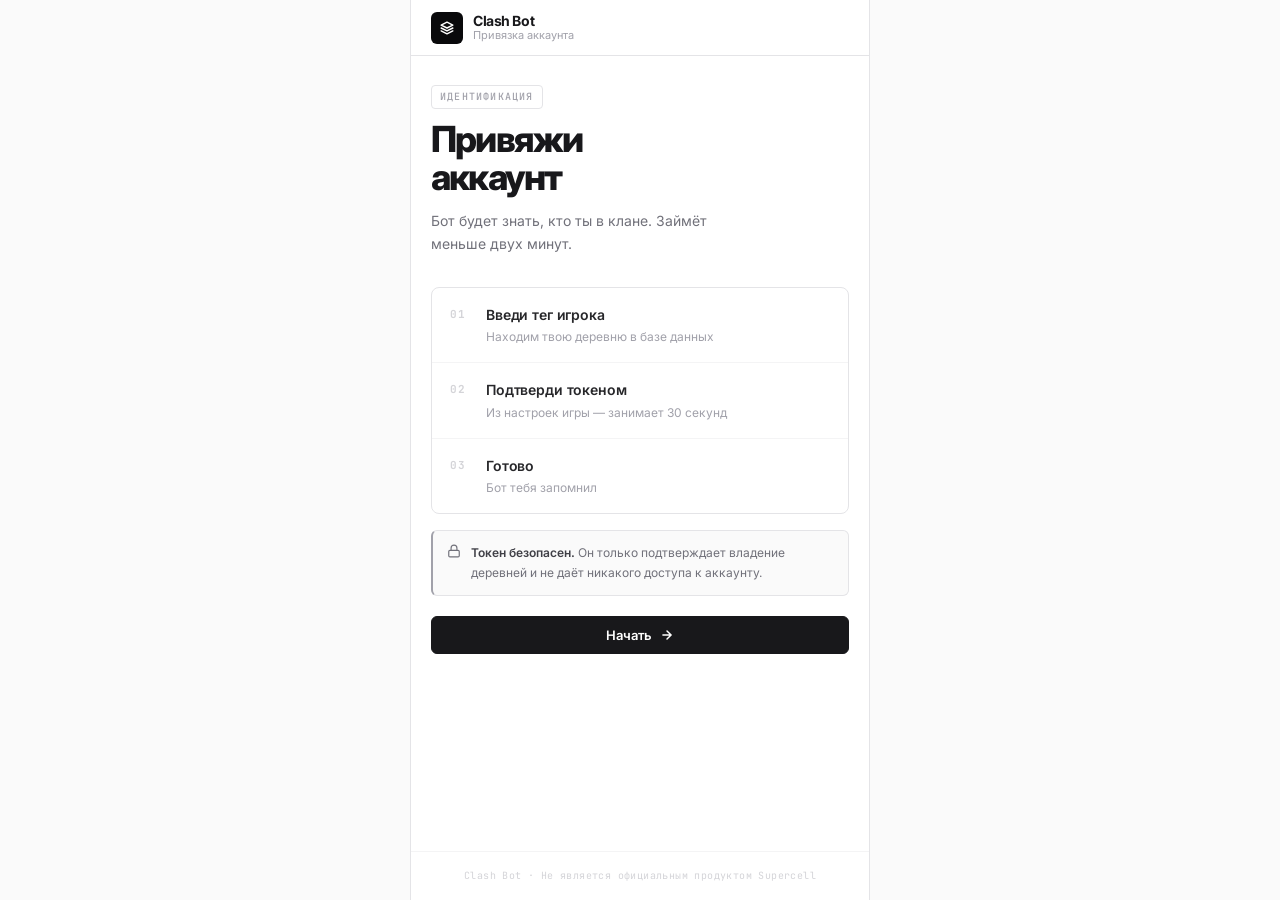
<file: webapp/index.html>
<!doctype html>
<html lang="ru">
<head>
  <meta charset="utf-8"/>
  <meta name="viewport" content="width=device-width,initial-scale=1,viewport-fit=cover"/>
  <title>Clash Bot</title>
  <link rel="stylesheet" href="/webapp/style.css"/>
  <script src="https://telegram.org/js/telegram-web-app.js"></script>
</head>
<body>
<div class="shell" id="app">

  <!-- ═══ LOADER ═══ -->
  <div class="loader-screen hidden" id="loading" aria-live="polite">
    <div class="loader-card">
      <div class="loader-ring">
        <svg width="36" height="36" viewBox="0 0 36 36">
          <circle cx="18" cy="18" r="14" fill="none" stroke="#e4e4e7" stroke-width="2.5"/>
          <circle cx="18" cy="18" r="14" fill="none" stroke="#09090b" stroke-width="2.5"
            stroke-dasharray="88" stroke-dashoffset="66" stroke-linecap="round"/>
        </svg>
      </div>
      <div>
        <div class="loader-title" id="loading-title">Загружаю</div>
        <div class="loader-sub" id="loading-text">Секунду</div>
      </div>
    </div>
  </div>

  <!-- ═══ TOPBAR ═══ -->
  <header class="topbar">
    <div class="topbar__brand">
      <div class="topbar__mark">
        <svg width="14" height="14" viewBox="0 0 24 24" fill="none" stroke="currentColor" stroke-width="2.5" stroke-linecap="round" stroke-linejoin="round">
          <path d="M12 2L2 7l10 5 10-5-10-5z"/><path d="M2 17l10 5 10-5"/><path d="M2 12l10 5 10-5"/>
        </svg>
      </div>
      <div>
        <div class="topbar__name">Clash Bot</div>
        <div class="topbar__sub">Привязка аккаунта</div>
      </div>
    </div>
  </header>

  <!-- ═══ MAIN ═══ -->
  <main class="main">

    <!-- ШАГ 0 — ВВОДНАЯ -->
    <section class="page" id="step-intro">

      <div class="intro-header">
        <div class="intro-label">Идентификация</div>
        <h1 class="intro-title">Привяжи<br/>аккаунт</h1>
        <p class="intro-desc">Бот будет знать, кто ты в клане. Займёт меньше двух минут.</p>
      </div>

      <div class="steps-list">
        <div class="step-row">
          <div class="step-row__num">01</div>
          <div class="step-row__body">
            <div class="step-row__title">Введи тег игрока</div>
            <div class="step-row__desc">Находим твою деревню в базе данных</div>
          </div>
        </div>
        <div class="step-row">
          <div class="step-row__num">02</div>
          <div class="step-row__body">
            <div class="step-row__title">Подтверди токеном</div>
            <div class="step-row__desc">Из настроек игры — занимает 30 секунд</div>
          </div>
        </div>
        <div class="step-row">
          <div class="step-row__num">03</div>
          <div class="step-row__body">
            <div class="step-row__title">Готово</div>
            <div class="step-row__desc">Бот тебя запомнил</div>
          </div>
        </div>
      </div>

      <div class="alert-box">
        <div class="alert-box__icon">
          <svg width="14" height="14" viewBox="0 0 24 24" fill="none" stroke="currentColor" stroke-width="2" stroke-linecap="round" stroke-linejoin="round">
            <rect x="3" y="11" width="18" height="11" rx="2"/><path d="M7 11V7a5 5 0 0 1 10 0v4"/>
          </svg>
        </div>
        <p><strong>Токен безопасен.</strong> Он только подтверждает владение деревней и не даёт никакого доступа к аккаунту.</p>
      </div>

      <div class="status-box hidden" id="status-intro"></div>

      <button type="button" class="btn btn--primary btn--full" id="btn-start">
        Начать
        <svg width="14" height="14" viewBox="0 0 24 24" fill="none" stroke="currentColor" stroke-width="2.5" stroke-linecap="round">
          <path d="M5 12h14M12 5l7 7-7 7"/>
        </svg>
      </button>

    </section>

    <!-- ШАГ 1 — ТЕГ -->
    <section class="page hidden" id="step-tag">

      <div class="progress-track">
        <div class="progress-track__bar">
          <div class="progress-track__fill" style="width:33%"></div>
        </div>
        <div class="progress-track__meta">
          <span class="progress-track__step">Шаг 1 из 3</span>
          <span class="progress-track__name">Тег игрока</span>
        </div>
      </div>

      <div class="page-head">
        <h2>Тег игрока</h2>
        <p id="tg-user-line">Введи тег своей деревни</p>
      </div>

      <div class="field-wrap">
        <label class="field-label" for="tag-input">Тег деревни</label>
        <div class="field-row">
          <span class="field-prefix">#</span>
          <input
            id="tag-input"
            class="field-input"
            type="text"
            inputmode="text"
            autocomplete="off"
            autocorrect="off"
            autocapitalize="characters"
            spellcheck="false"
            placeholder="QV8CUPJ92"
          />
        </div>
        <div class="field-hint">Можно вставить с решёткой — уберу сам</div>
      </div>

      <div class="status-box hidden" id="status-tag"></div>

      <button type="button" class="btn btn--primary btn--full" id="btn-lookup">
        Найти аккаунт
        <svg width="14" height="14" viewBox="0 0 24 24" fill="none" stroke="currentColor" stroke-width="2.5" stroke-linecap="round">
          <circle cx="11" cy="11" r="8"/><path d="M21 21l-4.35-4.35"/>
        </svg>
      </button>

    </section>

    <!-- ШАГ 2 — ПОДТВЕРЖДЕНИЕ -->
    <section class="page hidden" id="step-confirm">

      <div class="progress-track">
        <div class="progress-track__bar">
          <div class="progress-track__fill" style="width:60%"></div>
        </div>
        <div class="progress-track__meta">
          <span class="progress-track__step">Шаг 2 из 3</span>
          <span class="progress-track__name">Проверка</span>
        </div>
      </div>

      <div class="page-head">
        <h2>Это твой аккаунт?</h2>
        <p>Проверь данные перед продолжением</p>
      </div>

      <div class="data-table" id="player-card"></div>

      <div class="btn-row">
        <button type="button" class="btn btn--ghost" id="btn-no">Другой тег</button>
        <button type="button" class="btn btn--primary" id="btn-yes">
          Да, это я
          <svg width="14" height="14" viewBox="0 0 24 24" fill="none" stroke="currentColor" stroke-width="2.5" stroke-linecap="round">
            <path d="M5 12h14M12 5l7 7-7 7"/>
          </svg>
        </button>
      </div>

    </section>

    <!-- ШАГ 3 — ТОКЕН -->
    <section class="page hidden" id="step-token">

      <div class="progress-track">
        <div class="progress-track__bar">
          <div class="progress-track__fill" style="width:85%"></div>
        </div>
        <div class="progress-track__meta">
          <span class="progress-track__step">Шаг 3 из 3</span>
          <span class="progress-track__name">Токен</span>
        </div>
      </div>

      <div class="page-head">
        <h2>Токен из игры</h2>
        <p>Последний шаг — подтверди владение</p>
      </div>

      <div class="instruction">
        <div class="instruction__head">Как получить токен</div>
        <div class="instruction__step">
          <span class="instruction__n">1</span>
          <span>Открой <strong>Настройки</strong> в игре</span>
        </div>
        <div class="instruction__step">
          <span class="instruction__n">2</span>
          <span>Перейди в <strong>Дополнительные настройки</strong></span>
        </div>
        <div class="instruction__step">
          <span class="instruction__n">3</span>
          <span>Нажми <strong>Авторизационный токен</strong></span>
        </div>
      </div>

      <div class="field-wrap">
        <label class="field-label" for="token-input">Токен</label>
        <input
          id="token-input"
          class="field-input field-input--standalone"
          type="text"
          inputmode="text"
          autocomplete="off"
          autocorrect="off"
          spellcheck="false"
          placeholder="rdckezca"
        />
        <div class="field-hint">Обычно 8 символов, строчные латинские буквы</div>
      </div>

      <div class="status-box hidden" id="status-token"></div>

      <button type="button" class="btn btn--primary btn--full" id="btn-verify">
        Подтвердить
        <svg width="14" height="14" viewBox="0 0 24 24" fill="none" stroke="currentColor" stroke-width="2.5" stroke-linecap="round" stroke-linejoin="round">
          <polyline points="20 6 9 17 4 12"/>
        </svg>
      </button>

    </section>

    <!-- ШАГ 4 — ГОТОВО -->
    <section class="page hidden" id="step-done">

      <div class="success-block">
        <div class="success-block__icon">
          <svg width="22" height="22" viewBox="0 0 24 24" fill="none" stroke="currentColor" stroke-width="2.5" stroke-linecap="round" stroke-linejoin="round">
            <polyline points="20 6 9 17 4 12"/>
          </svg>
        </div>
        <div>
          <div class="success-block__title">Привязка установлена</div>
          <div class="success-block__sub">Бот тебя запомнил</div>
        </div>
      </div>

      <p class="done-desc" id="done-text"></p>

      <div class="data-table" id="me-card"></div>

      <div class="action-stack">
        <button type="button" class="btn btn--ghost btn--full" id="btn-change">
          <svg width="13" height="13" viewBox="0 0 24 24" fill="none" stroke="currentColor" stroke-width="2.5" stroke-linecap="round" stroke-linejoin="round">
            <path d="M4 12h16M15 6l6 6-6 6"/>
          </svg>
          Сменить аккаунт
        </button>
        <button type="button" class="btn btn--danger btn--full" id="btn-unlink">
          <svg width="13" height="13" viewBox="0 0 24 24" fill="none" stroke="currentColor" stroke-width="2.5" stroke-linecap="round" stroke-linejoin="round">
            <polyline points="3 6 5 6 21 6"/><path d="M19 6l-1 14H6L5 6"/>
          </svg>
          Удалить привязку
        </button>
        <button type="button" class="btn btn--primary btn--full" id="btn-close">
          Закрыть
        </button>
      </div>

    </section>

  </main>

  <footer class="foot">
    Clash Bot · Не является официальным продуктом Supercell
  </footer>

</div>
<script src="/webapp/app.js"></script>
</body>
</html>
</file>
<file: webapp/style.css>
@import url('https://fonts.googleapis.com/css2?family=Inter:ital,opsz,wght@0,14..32,100..900;1,14..32,100..900&family=JetBrains+Mono:wght@400;500;700&display=swap');

/* ══════════════════════════════════════════
   TOKENS
══════════════════════════════════════════ */
:root {
  --black:    #09090b;
  --zinc-950: #0a0a0f;
  --zinc-900: #18181b;
  --zinc-800: #27272a;
  --zinc-700: #3f3f46;
  --zinc-600: #52525b;
  --zinc-500: #71717a;
  --zinc-400: #a1a1aa;
  --zinc-300: #d4d4d8;
  --zinc-200: #e4e4e7;
  --zinc-100: #f4f4f5;
  --zinc-50:  #fafafa;
  --white:    #ffffff;

  --accent:       #09090b;
  --accent-hover: #27272a;

  --ok:     #16a34a;
  --ok-bg:  #f0fdf4;
  --ok-bd:  #bbf7d0;

  --err:    #dc2626;
  --err-bg: #fef2f2;
  --err-bd: #fecaca;

  --inf:    #2563eb;
  --inf-bg: #eff6ff;
  --inf-bd: #bfdbfe;

  --sans: 'Inter', system-ui, -apple-system, sans-serif;
  --mono: 'JetBrains Mono', monospace;

  --r:    4px;
  --r-md: 6px;
  --r-lg: 8px;

  --t: 120ms ease;
  --t-md: 200ms ease;
  --t-lg: 300ms cubic-bezier(0.16,1,0.3,1);
}

/* ══════════════════════════════════════════
   RESET
══════════════════════════════════════════ */
*, *::before, *::after { box-sizing: border-box; margin: 0; padding: 0 }
html { height: 100%; -webkit-text-size-adjust: 100% }

body {
  height: 100%;
  font-family: var(--sans);
  font-size: 14px;
  line-height: 1.6;
  color: var(--zinc-800);
  background: var(--zinc-50);
  -webkit-font-smoothing: antialiased;
}

/* ══════════════════════════════════════════
   SHELL
══════════════════════════════════════════ */
.shell {
  min-height: 100%;
  display: flex;
  flex-direction: column;
  max-width: 460px;
  margin: 0 auto;
  background: var(--white);
  border-left: 1px solid var(--zinc-200);
  border-right: 1px solid var(--zinc-200);
}

/* ══════════════════════════════════════════
   TOPBAR
══════════════════════════════════════════ */
.topbar {
  position: sticky;
  top: 0;
  z-index: 20;
  display: flex;
  align-items: center;
  justify-content: space-between;
  padding: 0 20px;
  height: 56px;
  background: var(--white);
  border-bottom: 1px solid var(--zinc-200);
}

.topbar__brand {
  display: flex;
  align-items: center;
  gap: 10px;
}

.topbar__mark {
  width: 32px;
  height: 32px;
  background: var(--black);
  color: var(--white);
  border-radius: var(--r-md);
  display: flex;
  align-items: center;
  justify-content: center;
  flex-shrink: 0;
}

.topbar__name {
  font-size: 14px;
  font-weight: 700;
  color: var(--zinc-900);
  letter-spacing: -0.03em;
  line-height: 1;
}

.topbar__sub {
  font-size: 11px;
  color: var(--zinc-400);
  margin-top: 2px;
  line-height: 1;
  font-weight: 400;
}

/* ══════════════════════════════════════════
   MAIN + PAGE
══════════════════════════════════════════ */
.main { flex: 1 }

.page {
  padding: 28px 20px 32px;
  animation: up 180ms ease both;
}

@keyframes up {
  from { opacity: 0; transform: translateY(8px) }
  to   { opacity: 1; transform: translateY(0) }
}

.hidden { display: none !important }

/* ══════════════════════════════════════════
   INTRO
══════════════════════════════════════════ */
.intro-header {
  margin-bottom: 32px;
}

.intro-label {
  display: inline-block;
  font-family: var(--mono);
  font-size: 10px;
  font-weight: 500;
  letter-spacing: 0.12em;
  text-transform: uppercase;
  color: var(--zinc-400);
  margin-bottom: 12px;
  padding: 3px 8px;
  border: 1px solid var(--zinc-200);
  border-radius: var(--r);
}

.intro-title {
  font-size: 36px;
  font-weight: 800;
  color: var(--zinc-900);
  letter-spacing: -0.05em;
  line-height: 1.05;
  margin-bottom: 12px;
}

.intro-desc {
  font-size: 14px;
  color: var(--zinc-500);
  line-height: 1.65;
  max-width: 280px;
}

/* ══════════════════════════════════════════
   STEPS LIST
══════════════════════════════════════════ */
.steps-list {
  border: 1px solid var(--zinc-200);
  border-radius: var(--r-lg);
  overflow: hidden;
  margin-bottom: 16px;
}

.step-row {
  display: flex;
  align-items: flex-start;
  gap: 16px;
  padding: 16px 18px;
  border-bottom: 1px solid var(--zinc-100);
  transition: background var(--t);
}

.step-row:last-child { border-bottom: none }
.step-row:hover { background: var(--zinc-50) }

.step-row__num {
  font-family: var(--mono);
  font-size: 11px;
  font-weight: 700;
  color: var(--zinc-300);
  letter-spacing: 0.05em;
  flex-shrink: 0;
  padding-top: 2px;
  min-width: 20px;
}

.step-row__title {
  font-size: 14px;
  font-weight: 600;
  color: var(--zinc-800);
  margin-bottom: 2px;
  letter-spacing: -0.01em;
}

.step-row__desc {
  font-size: 12px;
  color: var(--zinc-400);
  line-height: 1.5;
}

/* ══════════════════════════════════════════
   ALERT BOX
══════════════════════════════════════════ */
.alert-box {
  display: flex;
  align-items: flex-start;
  gap: 10px;
  padding: 12px 14px;
  border: 1px solid var(--zinc-200);
  border-left: 2px solid var(--zinc-400);
  border-radius: var(--r-md);
  background: var(--zinc-50);
  margin-bottom: 20px;
}

.alert-box__icon {
  flex-shrink: 0;
  color: var(--zinc-500);
  margin-top: 1px;
  display: flex;
}

.alert-box p {
  font-size: 12px;
  color: var(--zinc-500);
  line-height: 1.65;
}

.alert-box strong { color: var(--zinc-700); font-weight: 600 }

/* ══════════════════════════════════════════
   PROGRESS TRACK
══════════════════════════════════════════ */
.progress-track {
  margin-bottom: 28px;
}

.progress-track__bar {
  height: 2px;
  background: var(--zinc-100);
  border-radius: 2px;
  overflow: hidden;
  margin-bottom: 8px;
}

.progress-track__fill {
  height: 100%;
  background: var(--zinc-900);
  border-radius: 2px;
  transition: width 400ms cubic-bezier(0.4,0,0.2,1);
}

.progress-track__meta {
  display: flex;
  justify-content: space-between;
  align-items: center;
}

.progress-track__step {
  font-family: var(--mono);
  font-size: 10px;
  color: var(--zinc-400);
  letter-spacing: 0.05em;
}

.progress-track__name {
  font-family: var(--mono);
  font-size: 10px;
  color: var(--zinc-600);
  font-weight: 500;
  letter-spacing: 0.05em;
  text-transform: uppercase;
}

/* ══════════════════════════════════════════
   PAGE HEAD
══════════════════════════════════════════ */
.page-head {
  margin-bottom: 24px;
}

.page-head h2 {
  font-size: 24px;
  font-weight: 800;
  color: var(--zinc-900);
  letter-spacing: -0.04em;
  line-height: 1.1;
  margin-bottom: 4px;
}

.page-head p {
  font-size: 13px;
  color: var(--zinc-400);
}

/* ══════════════════════════════════════════
   FIELDS
══════════════════════════════════════════ */
.field-wrap { margin-bottom: 16px }

.field-label {
  display: block;
  font-size: 12px;
  font-weight: 600;
  color: var(--zinc-600);
  margin-bottom: 6px;
  letter-spacing: -0.01em;
}

.field-row {
  display: flex;
  align-items: stretch;
  border: 1.5px solid var(--zinc-300);
  border-radius: var(--r-md);
  background: var(--white);
  overflow: hidden;
  transition: border-color var(--t), box-shadow var(--t);
}

.field-row:focus-within {
  border-color: var(--zinc-900);
  box-shadow: 0 0 0 3px rgba(9,9,11,0.06);
}

.field-prefix {
  display: flex;
  align-items: center;
  padding: 0 2px 0 13px;
  font-family: var(--mono);
  font-size: 15px;
  color: var(--zinc-400);
  user-select: none;
  flex-shrink: 0;
}

.field-input {
  flex: 1;
  min-width: 0;
  border: none;
  outline: none;
  background: transparent;
  padding: 11px 13px;
  font-family: var(--mono);
  font-size: 14px;
  font-weight: 500;
  color: var(--zinc-900);
  letter-spacing: 0.02em;
}

.field-input--standalone {
  width: 100%;
  border: 1.5px solid var(--zinc-300);
  border-radius: var(--r-md);
  background: var(--white);
  padding: 11px 13px;
  outline: none;
  font-family: var(--mono);
  font-size: 14px;
  font-weight: 500;
  color: var(--zinc-900);
  transition: border-color var(--t), box-shadow var(--t);
  display: block;
}

.field-input--standalone:focus {
  border-color: var(--zinc-900);
  box-shadow: 0 0 0 3px rgba(9,9,11,0.06);
}

.field-input::placeholder,
.field-input--standalone::placeholder {
  color: var(--zinc-300);
  font-weight: 400;
}

.field-hint {
  margin-top: 5px;
  font-size: 11px;
  color: var(--zinc-400);
  font-family: var(--mono);
}

/* ══════════════════════════════════════════
   STATUS BOX
══════════════════════════════════════════ */
.status-box {
  display: flex;
  align-items: flex-start;
  gap: 8px;
  padding: 10px 12px;
  border-radius: var(--r-md);
  font-size: 12px;
  line-height: 1.6;
  margin-bottom: 14px;
  border: 1px solid transparent;
  animation: up 150ms ease both;
}

.status-box__icon { flex-shrink: 0; margin-top: 1px }

.status--ok  { background: var(--ok-bg);  border-color: var(--ok-bd);  color: var(--ok) }
.status--bad { background: var(--err-bg); border-color: var(--err-bd); color: var(--err) }
.status--info{ background: var(--inf-bg); border-color: var(--inf-bd); color: var(--inf) }

/* ══════════════════════════════════════════
   DATA TABLE
══════════════════════════════════════════ */
.data-table {
  border: 1px solid var(--zinc-200);
  border-radius: var(--r-lg);
  overflow: hidden;
  margin-bottom: 20px;
}

.data-row {
  display: flex;
  align-items: center;
  justify-content: space-between;
  padding: 10px 16px;
  border-bottom: 1px solid var(--zinc-100);
  gap: 12px;
}

.data-row:last-child { border-bottom: none }

.data-row__key {
  font-family: var(--mono);
  font-size: 10px;
  font-weight: 500;
  color: var(--zinc-400);
  letter-spacing: 0.06em;
  text-transform: uppercase;
  white-space: nowrap;
  flex-shrink: 0;
}

.data-row__val {
  font-size: 13px;
  font-weight: 600;
  color: var(--zinc-800);
  text-align: right;
  letter-spacing: -0.01em;
}

/* ══════════════════════════════════════════
   BUTTONS
══════════════════════════════════════════ */
.btn {
  display: inline-flex;
  align-items: center;
  justify-content: center;
  gap: 8px;
  padding: 10px 18px;
  border-radius: var(--r-md);
  font-family: var(--sans);
  font-size: 13px;
  font-weight: 600;
  letter-spacing: -0.01em;
  cursor: pointer;
  border: 1.5px solid transparent;
  white-space: nowrap;
  transition: all var(--t);
  -webkit-font-smoothing: antialiased;
}

.btn:focus-visible { outline: 2px solid var(--zinc-900); outline-offset: 2px }
.btn:active { transform: scale(0.97) }
.btn:disabled { opacity: 0.35; cursor: not-allowed; pointer-events: none }

/* Primary — чёрный */
.btn--primary {
  background: var(--zinc-900);
  color: var(--white);
  border-color: var(--zinc-900);
}

.btn--primary:hover {
  background: var(--black);
  border-color: var(--black);
  transform: translateY(-1px);
  box-shadow: 0 4px 12px rgba(9,9,11,0.15);
}

/* Ghost */
.btn--ghost {
  background: var(--white);
  color: var(--zinc-700);
  border-color: var(--zinc-200);
}

.btn--ghost:hover {
  background: var(--zinc-50);
  border-color: var(--zinc-300);
  color: var(--zinc-900);
}

/* Danger */
.btn--danger {
  background: var(--white);
  color: var(--err);
  border-color: var(--err-bd);
}

.btn--danger:hover {
  background: var(--err-bg);
  border-color: var(--err);
}

.btn--full { width: 100% }

/* ══════════════════════════════════════════
   BTN ROW / STACK
══════════════════════════════════════════ */
.btn-row {
  display: flex;
  gap: 8px;
}

.btn-row .btn--ghost { flex: 0 0 auto }
.btn-row .btn--primary { flex: 1 }

.action-stack {
  display: flex;
  flex-direction: column;
  gap: 8px;
}

/* ══════════════════════════════════════════
   INSTRUCTION
══════════════════════════════════════════ */
.instruction {
  border: 1px solid var(--zinc-200);
  border-radius: var(--r-lg);
  overflow: hidden;
  margin-bottom: 20px;
}

.instruction__head {
  padding: 10px 16px;
  font-family: var(--mono);
  font-size: 10px;
  font-weight: 500;
  letter-spacing: 0.1em;
  text-transform: uppercase;
  color: var(--zinc-400);
  background: var(--zinc-50);
  border-bottom: 1px solid var(--zinc-200);
}

.instruction__step {
  display: flex;
  align-items: flex-start;
  gap: 14px;
  padding: 12px 16px;
  border-bottom: 1px solid var(--zinc-100);
  font-size: 13px;
  color: var(--zinc-600);
  line-height: 1.5;
}

.instruction__step:last-child { border-bottom: none }
.instruction__step strong { color: var(--zinc-800); font-weight: 600 }

.instruction__n {
  font-family: var(--mono);
  font-size: 10px;
  font-weight: 700;
  color: var(--zinc-400);
  flex-shrink: 0;
  padding-top: 2px;
  min-width: 14px;
}

/* ══════════════════════════════════════════
   SUCCESS BLOCK
══════════════════════════════════════════ */
.success-block {
  display: flex;
  align-items: center;
  gap: 14px;
  padding: 16px 18px;
  background: var(--zinc-900);
  border-radius: var(--r-lg);
  margin-bottom: 20px;
  color: var(--white);
}

.success-block__icon {
  width: 40px;
  height: 40px;
  flex-shrink: 0;
  background: rgba(255,255,255,0.1);
  border-radius: var(--r-md);
  display: flex;
  align-items: center;
  justify-content: center;
  color: #4ade80;
}

.success-block__title {
  font-size: 15px;
  font-weight: 700;
  letter-spacing: -0.02em;
  line-height: 1.2;
}

.success-block__sub {
  font-size: 12px;
  color: rgba(255,255,255,0.45);
  margin-top: 2px;
}

.done-desc {
  font-size: 13px;
  color: var(--zinc-500);
  margin-bottom: 16px;
  line-height: 1.65;
}

.done-desc strong { color: var(--zinc-800); font-weight: 600 }

.done-desc code {
  font-family: var(--mono);
  font-size: 12px;
  background: var(--zinc-100);
  padding: 1px 6px;
  border-radius: var(--r);
  color: var(--zinc-600);
}

/* ══════════════════════════════════════════
   LOADER
══════════════════════════════════════════ */
.loader-screen {
  position: fixed;
  inset: 0;
  z-index: 200;
  display: flex;
  align-items: center;
  justify-content: center;
  padding: 20px;
  background: rgba(250,250,250,0.85);
  backdrop-filter: blur(6px);
  -webkit-backdrop-filter: blur(6px);
  animation: fadein 100ms ease;
}

@keyframes fadein { from { opacity: 0 } to { opacity: 1 } }

.loader-card {
  display: flex;
  align-items: center;
  gap: 14px;
  background: var(--white);
  border: 1px solid var(--zinc-200);
  border-radius: var(--r-lg);
  padding: 18px 22px;
  box-shadow: 0 8px 32px rgba(9,9,11,0.1);
  max-width: 280px;
  width: 100%;
}

.loader-ring {
  flex-shrink: 0;
  animation: spin 700ms linear infinite;
  transform-origin: center;
  display: flex;
}

@keyframes spin { to { transform: rotate(360deg) } }

.loader-title {
  font-size: 14px;
  font-weight: 600;
  color: var(--zinc-800);
  letter-spacing: -0.01em;
}

.loader-sub {
  font-size: 11px;
  color: var(--zinc-400);
  font-family: var(--mono);
  margin-top: 2px;
}

/* ══════════════════════════════════════════
   FOOTER
══════════════════════════════════════════ */
.foot {
  padding: 16px 20px;
  border-top: 1px solid var(--zinc-100);
  font-family: var(--mono);
  font-size: 10px;
  color: var(--zinc-300);
  letter-spacing: 0.04em;
  text-align: center;
}

/* ══════════════════════════════════════════
   SCROLLBAR
══════════════════════════════════════════ */
::-webkit-scrollbar { width: 3px }
::-webkit-scrollbar-track { background: transparent }
::-webkit-scrollbar-thumb { background: var(--zinc-200); border-radius: 3px }

/* ══════════════════════════════════════════
   REDUCED MOTION
══════════════════════════════════════════ */
@media (prefers-reduced-motion: reduce) {
  *, *::before, *::after {
    animation-duration: 0.01ms !important;
    transition-duration: 0.01ms !important;
  }
}
</file>
